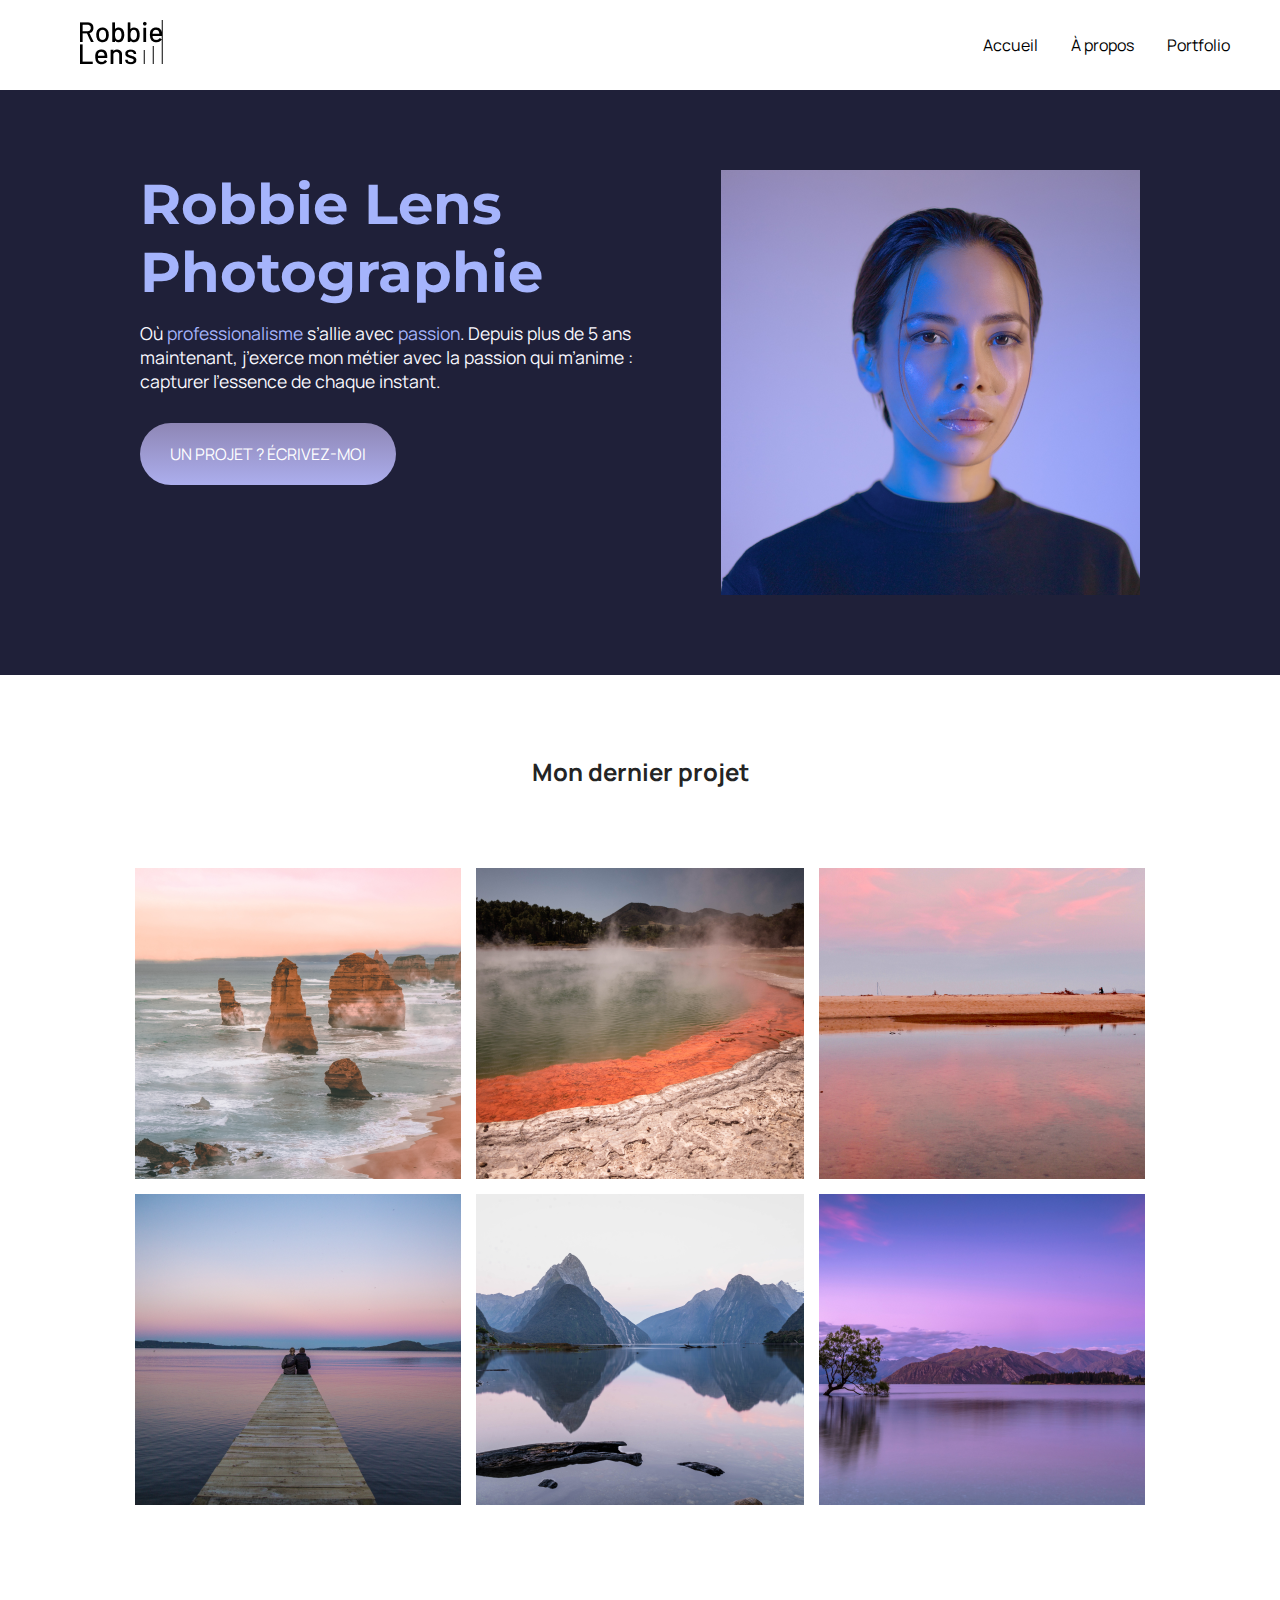
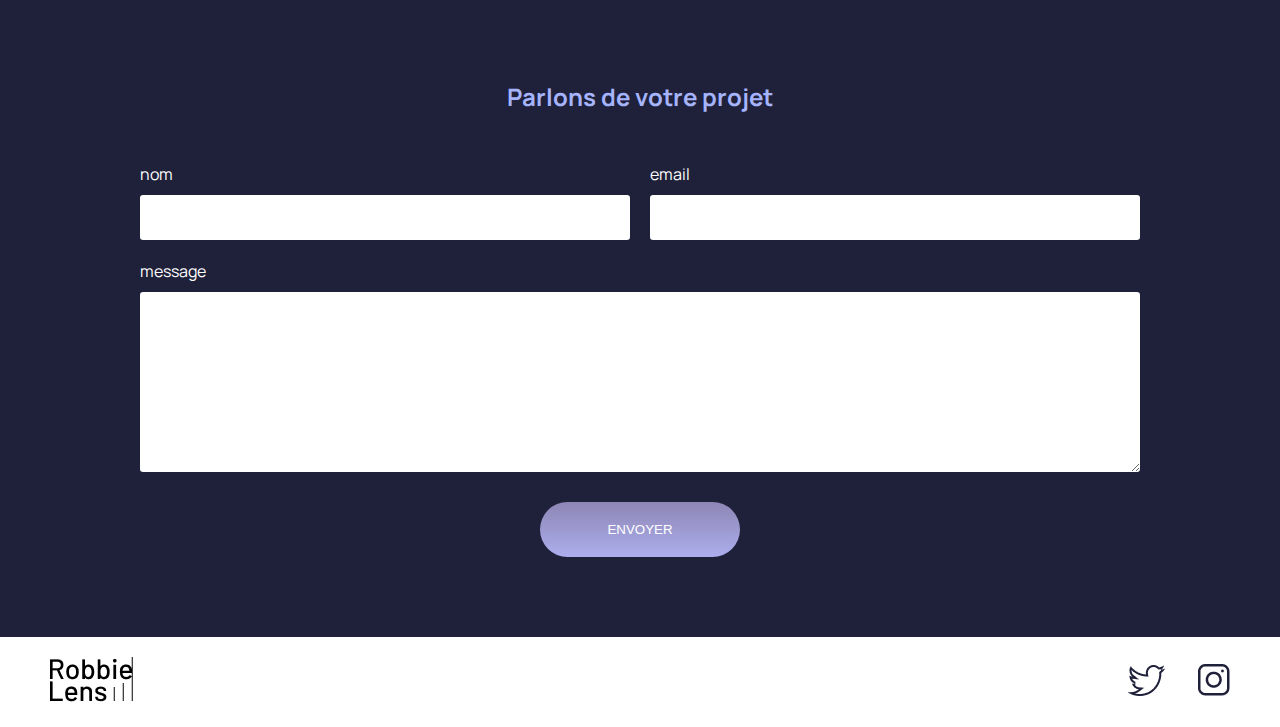
<file: index.html>
<!DOCTYPE html>
<html>
<head>
    <meta charset="utf-8">
      <title>Accuiel-Robbie Lens Photographie </title>
      <link href="styles/styles.css" rel="stylesheet">
      <link rel="stylesheet" href="styles/index.css">
      <link rel="preconnect" href="https://fonts.googleapis.com">
      <link rel="preconnect" href="https://fonts.gstatic.com" crossorigin>
      <link href="https://fonts.googleapis.com/css2?family=Manrope&family=Montserrat&display=swap" rel="stylesheet">
</head>

<body>
<header>
  <nav>

    <a href="index.html"><img src="images/logo.png">
    </a>

      <div>
        <a href="index.html">Accueil</a>
        <a href="a-propos.html">À propos</a>
        <a href="portfolio.html">Portfolio</a>
      </div>
  </nav>
</header>

<main>

<section class="accueil-introduction">
  
  <div>
    <h1>Robbie Lens Photographie</h1>

  <p>
    Où <em>professionalisme</em> s’allie avec <em>passion</em>. Depuis
    plus de 5 ans maintenant, j’exerce mon métier avec la passion
    qui m’anime : capturer l’essence de chaque instant.  
  </p> 
    <a href="#contact" class="cta">UN PROJET ? ÉCRIVEZ-MOI</a>
</div>
<img src="images/robbie-lens.png" alt="Photo de robbie-lens" class="robbie">
</section>

   <section class="accueil-photos">

  <h2>Mon dernier projet</h2>

  <div>
    
      <img src="images/accueil/element-1.png" alt="first-element">
      <img src="images/accueil/element-2.png" alt="second-element">
      <img src="images/accueil/element-3.png" alt="third-element"> 
    

  </div>

  <div>
    
    <img src="images/accueil/element-4.png" alt="fourth-element">
    <img src="images/accueil/element-5.png" alt="five-element">
    <img src="images/accueil/element-6.png" alt="sixth-element">
    

  </div>
    </section>
    <section class="section-contact" id="contact">
      <h2>Parlons de votre projet</h2>
      
        <form method="get" action="">
          <div class="form-nom-email">
              <div class="column">
                  <label for="nom">nom</label>
                  <input type="text" name="nom" id="nom" >
              </div>
              <div class="column">
                  <label for="email">email</label>
                  <input type="email" name="email" id="email" >
              </div>
          </div>
          <label for="message">message</label>
          <textarea name="message" id="message" rows="10"></textarea>
          <input type="submit" value="ENVOYER" class="cta" >
      </form>
        
    </section>
   </main>

<footer>

  <a href="index.html">
    <img src="images/logo.png">
  </a>
  <div class="pied-de-page">
<a href="https://twitter.com/" target="_blank" class="lien-icone">
  <img src="images/twitter.png"></a>

<a href="https://www.instagram.com" target="_blank" class="lien-icone">
  <img src="images/instagram.png"></a>

</div>
</footer>
</main>
 
</body>



</html>
</file>
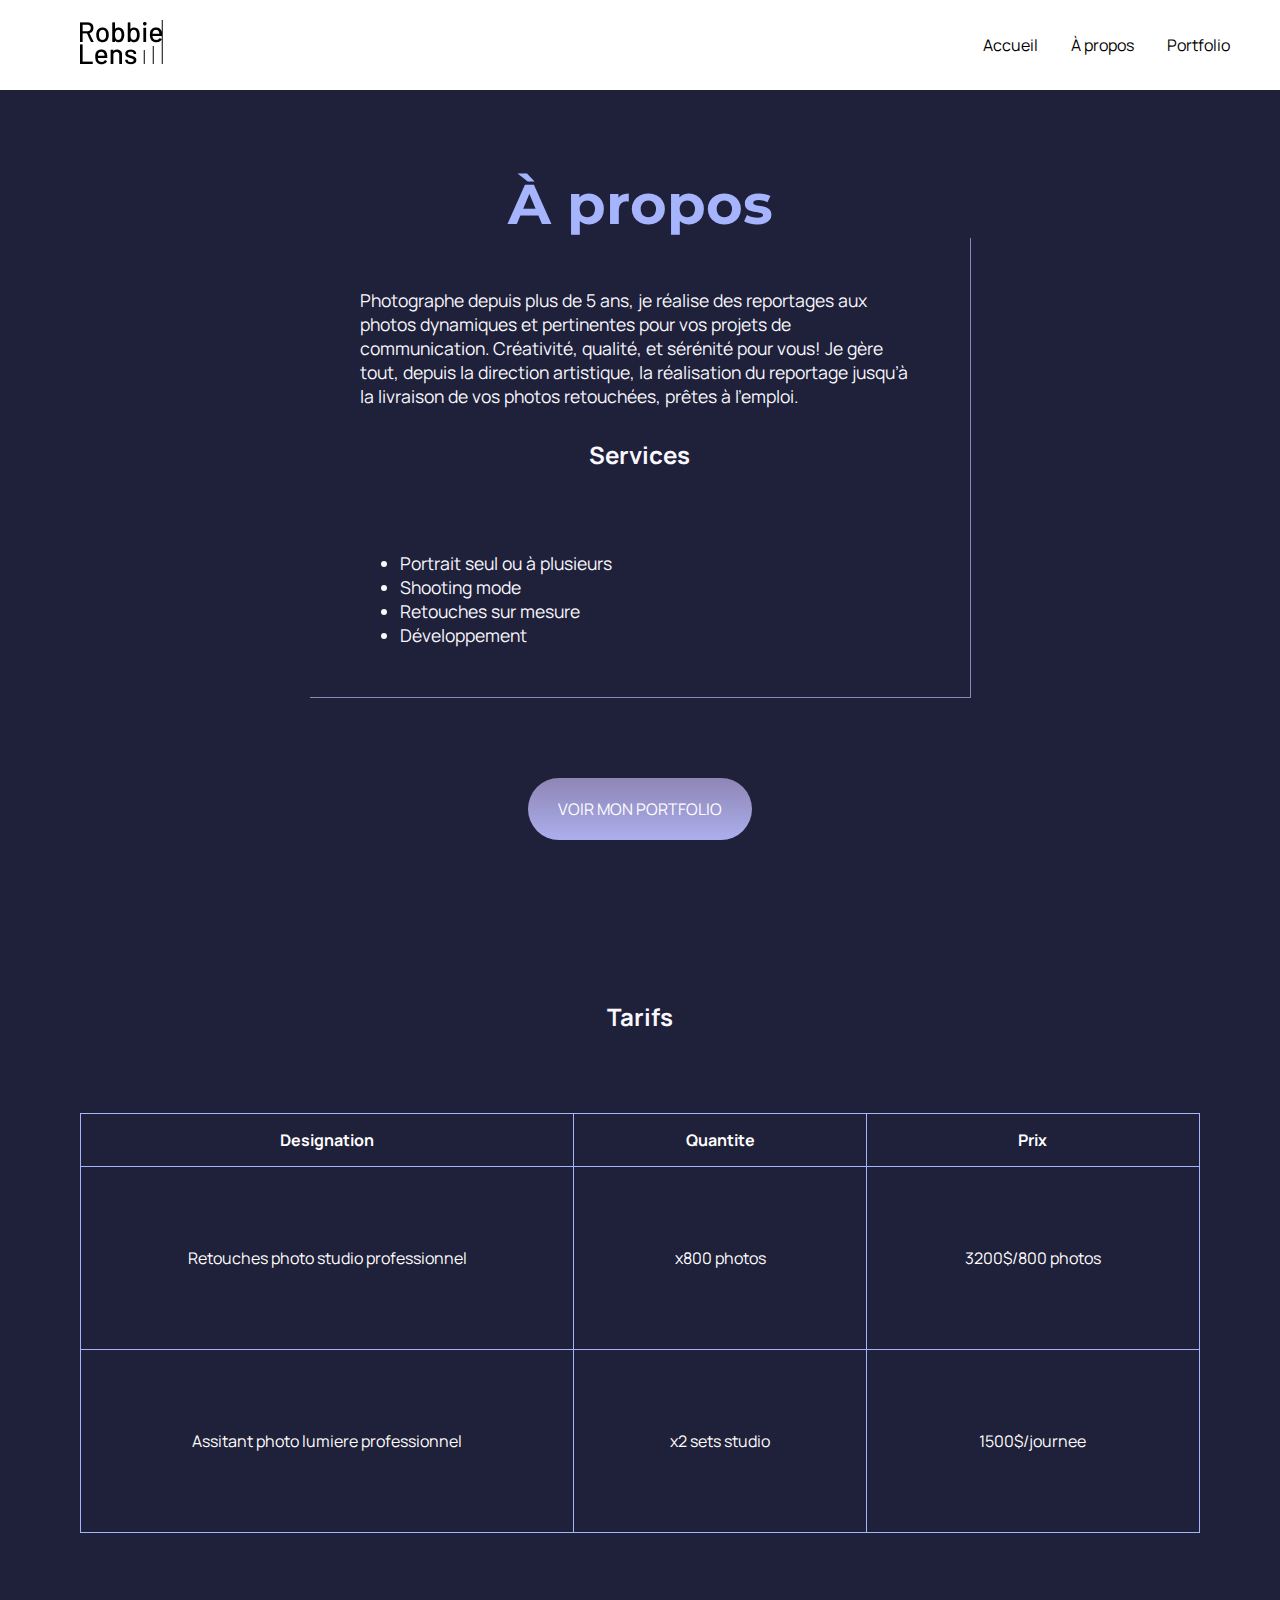
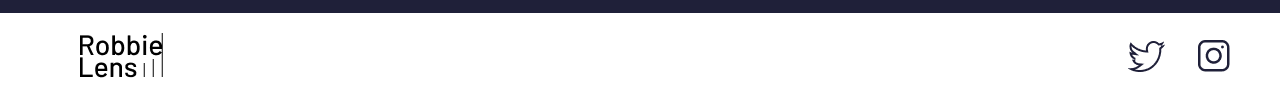
<file: a-propos.html>
<!DOCTYPE html>
<html>
    <head>
        <meta charset="utf-8">
        <title>A propos - Robbie Lens Photographie</title>
        <link href="styles/styles.css" rel="stylesheet">
        <link rel="stylesheet" href="styles/a-propos.css">
        <link rel="preconnect" href="https://fonts.googleapis.com">
        <link rel="preconnect" href="https://fonts.gstatic.com" crossorigin>
        <link href="https://fonts.googleapis.com/css2?family=Manrope&family=Montserrat&display=swap" rel="stylesheet">
        
       
    </head>


    <body>
      <header>
        <nav>
          <a href="index.html" class="lien-icone"><img src="images/logo.png">
            </a>
            <div>
              <a href="index.html">Accueil</a>
              <a href="a-propos.html">À propos</a>
              <a href="portfolio.html">Portfolio</a>
          </div>
        </nav>
      </header>

      <main class="main-contenu">
         <section>
         
          <h1>À propos</h1>
 
        <div class="contenu">
          <p>
            Photographe depuis plus de 5 ans, je réalise des reportages aux photos dynamiques et 
            pertinentes pour vos projets de communication. Créativité, qualité, et sérénité pour vous! Je gère tout, 
            depuis la direction artistique, la réalisation du reportage jusqu’à la livraison de vos photos retouchées, prêtes à l’emploi.
                 </p>
  
                 <h2>Services</h2>
        
          <ul>
            <li>Portrait seul ou à plusieurs</li>
            <li>Shooting mode</li>
            <li>Retouches sur mesure</li>
            <li>Développement</li>
          </ul>
        </div>      
  <div>
    <a href="portfolio.html" class="cta">VOIR MON PORTFOLIO</a>
</div>

 </section>

 <section class="section-tarifs">
  <h2>Tarifs</h2>
  <table>
   <tr>
     <th>Designation</th>
     <th>Quantite</th>
     <th>Prix</th>
   </tr>
 
   <tr>
     <td>Retouches photo studio professionnel</td>
     <td>x800 photos</td>
     <td>3200$/800 photos</td>
   </tr>
 
   <tr>
     <td>Assitant photo lumiere professionnel</td>
     <td>x2 sets studio</td>
     <td>1500$/journee</td>
   </tr>
 </table>
 </section>
 
      </main>

 <footer>
  <a href="index.html" class="lien-icone">
    <img src="images/logo.png">
  </a>

  <div>  
    <a href="https://twitter.com/" target="_blank" class="lien-icone">
      <img src="images/twitter.png">
    </a>
      <a href="https://www.instagram.com/" target="_blank" class="lien-icone">
        <img src="images/instagram.png">
      </a>
  </div>
    </body>
 </footer>
</html>
</file>
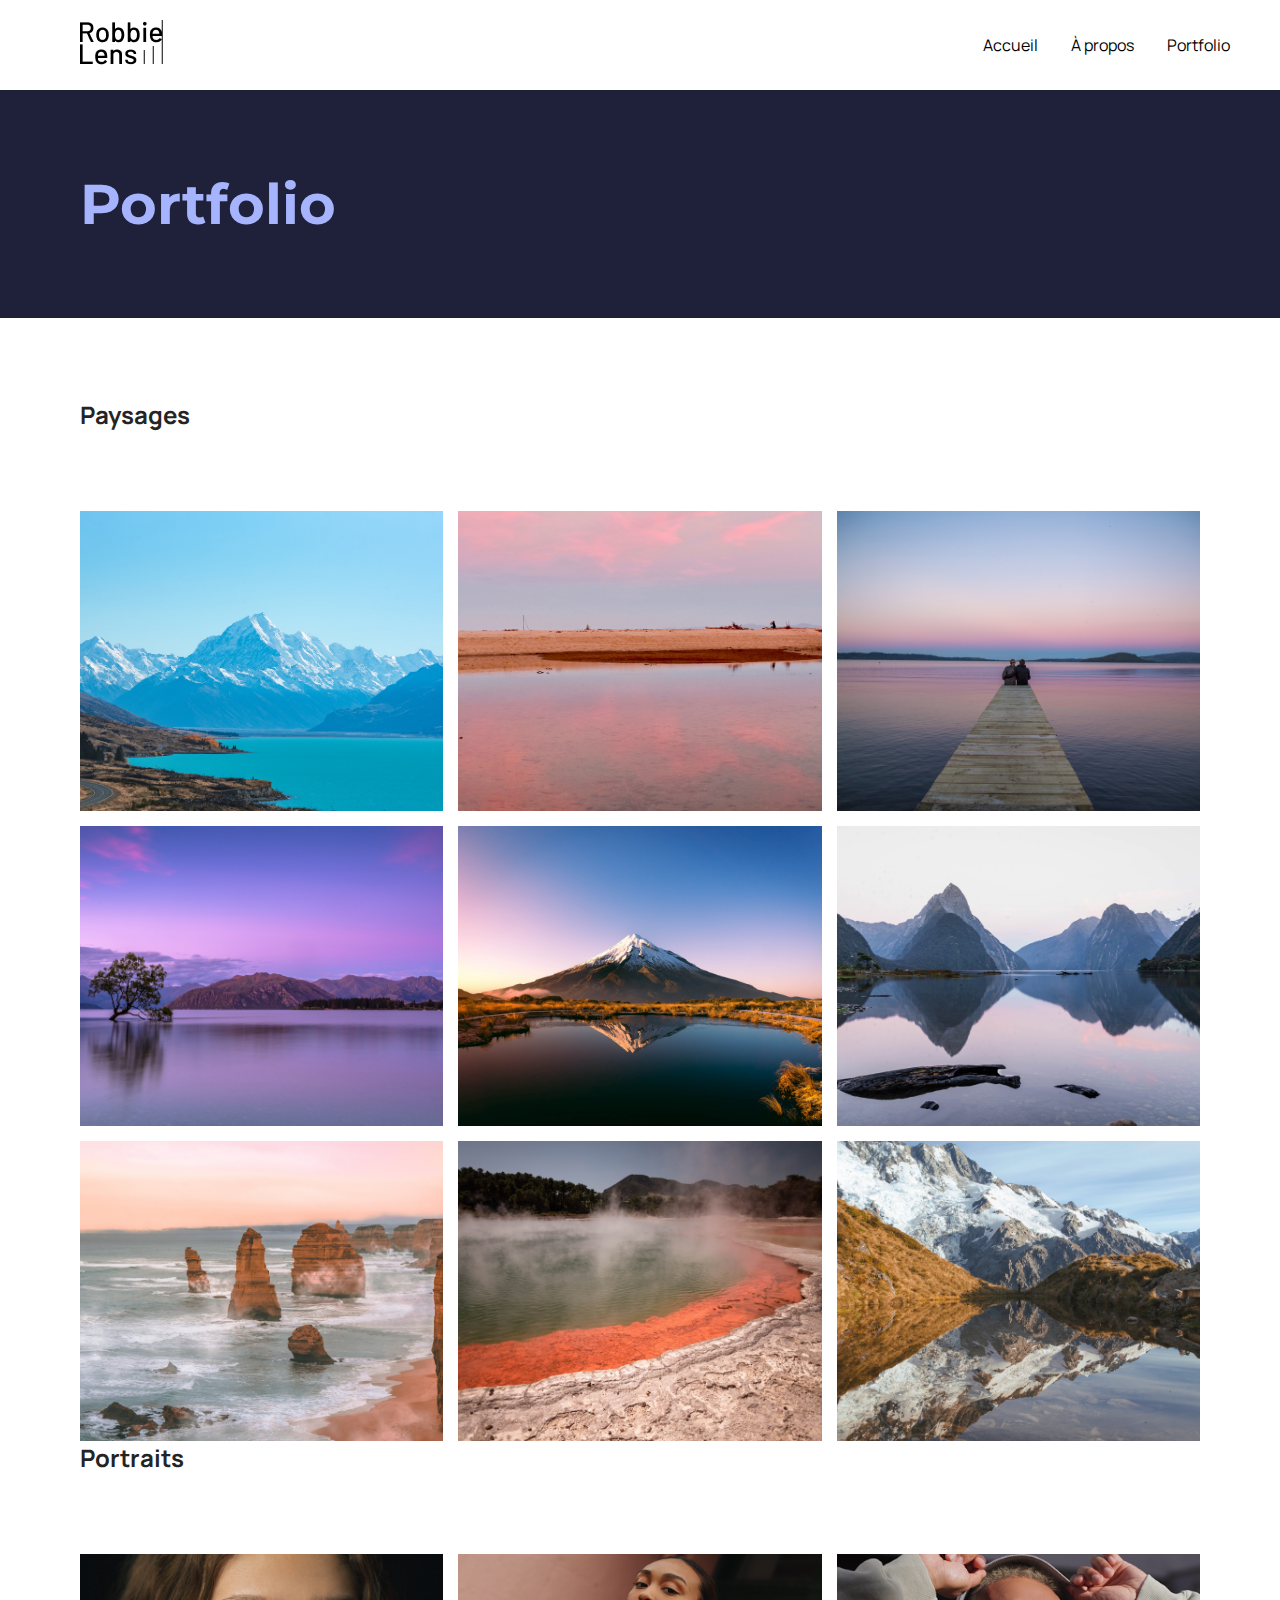
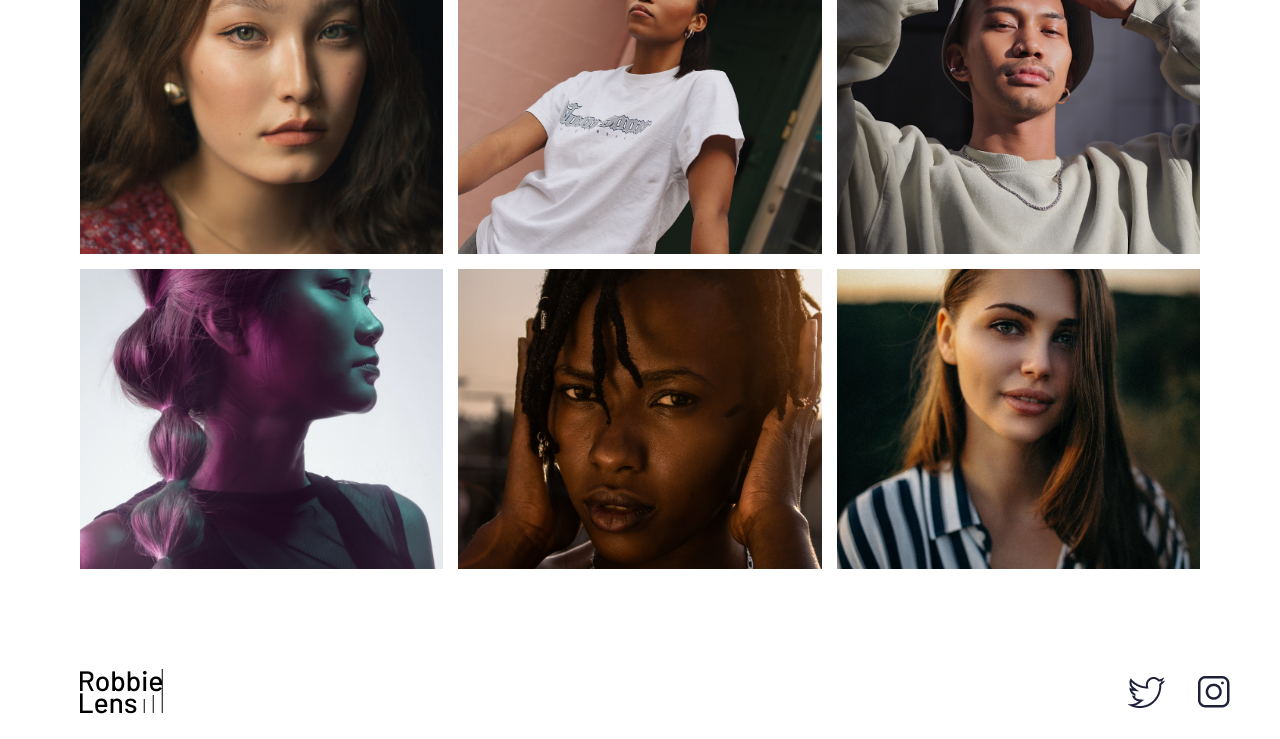
<file: portfolio.html>
<!DOCTYPE html>
<html lang="fr">

<head>
    <meta charset="utf-8">
      <title>Portfolio - Robbie Lens Photographie </title>
      <link href="styles/styles.css" rel="stylesheet">
      <link rel="stylesheet" href="styles/porfolio.css">
      <link rel="preconnect" href="https://fonts.googleapis.com">
      <link rel="preconnect" href="https://fonts.gstatic.com" crossorigin>
      <link href="https://fonts.googleapis.com/css2?family=Manrope&family=Montserrat&display=swap" rel="stylesheet">
   
 
</head>

<body>
    <header>
        <nav>
            <a href="index.html" class="lien-icone">
                <img src="images/logo.png" alt="Logo Robbie Lens" >
            </a>
            <div>
                <a href="index.html">Accueil</a>
                <a href="a-propos.html">À propos</a>
                <a href="portfolio.html">Portfolio</a>
            </div>
        </nav>
    </header>
    <main>
        <section>
            <h1>Portfolio</h1>
        </section>
        <section class="portfolio-photos">
            <h2>Paysages</h2>
            <!-- Créez ici votre grid Voyages -->
            <div class="grid-paysages">
                <a href="images/portfolio/paysage1.jpg" class="lien-conteneur-photo">
                    <img src="images/portfolio/paysage1.jpg" alt="Mont Aoraki - Nouvelle-Zélande" >
                    <div class="photo-hover">Voir la photo</div>
                </a>
                <a href="images/portfolio/paysage2.jpg" class="lien-conteneur-photo">
                    <img src="images/portfolio/paysage2.jpg" alt="" >
                    <div class="photo-hover">Voir la photo</div>
                </a>
                <a href="images/portfolio/paysage3.jpg" class="lien-conteneur-photo">
                    <img src="images/portfolio/paysage3.jpg" alt="" >
                    <div class="photo-hover">Voir la photo</div>
                </a>
                <a href="images/portfolio/paysage4.jpg" class="lien-conteneur-photo">
                    <img src="images/portfolio/paysage4.jpg" alt="" >
                    <div class="photo-hover">Voir la photo</div>
                </a>
                <a href="images/portfolio/paysage5.jpg" class="lien-conteneur-photo">
                    <img src="images/portfolio/paysage5.jpg" alt="" >
                    <div class="photo-hover">Voir la photo</div>
                </a>
                <a href="images/portfolio/paysage6.jpg" class="lien-conteneur-photo">
                    <img src="images/portfolio/paysage6.jpg" alt="" >
                    <div class="photo-hover">Voir la photo</div>
                </a>
                <a href="images/portfolio/paysage7.jpg" class="lien-conteneur-photo">
                    <img src="images/portfolio/paysage7.jpg" alt="" >
                    <div class="photo-hover">Voir la photo</div>
                </a>
                <a href="images/portfolio/paysage8.jpg" class="lien-conteneur-photo">
                    <img src="images/portfolio/paysage8.jpg" alt="" >
                    <div class="photo-hover">Voir la photo</div>
                </a>
                <a href="images/portfolio/paysage9.jpg" class="lien-conteneur-photo">
                    <img src="images/portfolio/paysage9.jpg" alt="" >
                    <div class="photo-hover">Voir la photo</div>
                </a>
            </div>

            <h2>Portraits</h2>
            <!-- Créez ici votre grid Portraits -->
            <div class="grid-portraits">
                
                <a href="images/portfolio/portrait1.jpg" class="lien-conteneur-photo">
                    <img src="images/portfolio/portrait1.jpg" alt="" >
                    <div class="photo-hover">Voir la photo</div>
                </a>
                <a href="images/portfolio/portrait2.jpg" class="lien-conteneur-photo">
                    <img src="images/portfolio/portrait2.jpg" alt="" >
                    <div class="photo-hover">Voir la photo</div>
                </a>
                <a href="images/portfolio/portrait3.jpg" class="lien-conteneur-photo">
                    <img src="images/portfolio/portrait3.jpg" alt="" >
                    <div class="photo-hover">Voir la photo</div>
                </a>
                <a href="images/portfolio/portrait4.jpg" class="lien-conteneur-photo">
                    <img src="images/portfolio/portrait4.jpg" alt="" >
                    <div class="photo-hover">Voir la photo</div>
                </a>
                <a href="images/portfolio/portrait5.jpg" class="lien-conteneur-photo">
                    <img src="images/portfolio/portrait5.jpg" alt="" >
                    <div class="photo-hover">Voir la photo</div>
                </a>
                <a href="images/portfolio/portrait6.jpg" class="lien-conteneur-photo">
                    <img src="images/portfolio/portrait6.jpg" alt="" >
                    <div class="photo-hover">Voir la photo</div>
                </a>

            </div>
            
        </section>
    </main>
    <footer>
        <a href="index.html" class="lien-icone">
            <img src="images/logo.png" alt="Logo Robbie Lens" >
        </a>
        <div>
            <a target="_blank" href="https://twitter.com/" class="lien-icone">
                <img src="images/twitter.png" alt="Logo Twitter" >
            </a>
            <a target="_blank" href="https://www.instagram.com/" class="lien-icone">
                <img src="images/instagram.png" alt="Logo Instagram" >
            </a>
        </div>
    </footer>
</body>

</html>
</file>
<file: styles/styles.css>
* {
  margin: 0;
}

body{
  font-family: 'Manrope', sans-serif;
  font-size: 1em;
  background-color: #1F2039;
  }
  
  
  a {
      color:black;
       text-decoration: none;
  }
  
  em{
      color: #A5B4FC;
      font-style: normal;
  }

  h1{
      font-family:'Montserrat', sans-serif;
      color: #A5B4FC;
      font-size: 3.5em;
  }
  
  
  p, 
  li {
      font-size: 1.1em;
      color: #F9F8FF;
  }

  h2{
    color: #F9F8FF;
  }
  
  .cta{
      display: inline-block;
      background: linear-gradient(#8E86B5, #ACAEED);
      border-radius: 50px;
      color: white;
      padding: 20px 30px; 
   }
  
  a:hover {
      text-decoration: underline;
  
  }
  
  .cta:hover{
  background: linear-gradient(90deg, #696486, #8788B4);
  text-decoration: none;
  }
  
  footer, 
  header{
  background-color: white;    
  padding: 20px 50px;
  
  
  }
  
  .lien-icone{
      margin-left: 30px;
  
  }
  
  .lien-icone:hover{
      opacity: 0.5;
  }
  
  section{
    padding: 80px;

  }
  
  
    footer,
  nav {
    display: flex;
    flex-direction: row;
    align-items: center;
    justify-content: space-between;
  }
  
  nav a {
    margin-left: 30px;
  }

@media screen and (max-width:996px) {
  nav, header {
align-items: center;
flex-direction: column;
justify-content: center;
  }
 
  section {
    padding: 50px 20px 50px 20px;
  }
  
  nav a {
    margin-left: 10px;
    margin-right: 10px;
  }
   
  header nav img{
    margin-bottom: 20px;
  }
  
  header,
  footer{
  padding: 20px 20px;
  }
  
  h1{
    font-size: 2em;
  }
}
</file>
<file: styles/index.css>
.accueil-photos {
    background-color: white;
    padding: 80px;
  }
  .accueil-photos h2 {
    color: #242424;
    text-align: center;
    margin-bottom: 80px;
  }
  
  .accueil-photos div {
    display: flex;
    flex-direction: row;
    gap: 15px;
    justify-content: center;
    margin-bottom: 15px;
  }
  
  .accueil-introduction {
    display: flex;
    flex-direction: row;
    max-width: 1000px;;
    align-items: flex-start;
    margin: auto;
  }

  .accueil-introduction h1 {
    margin-bottom: 15px;
  }
  
  .accueil-introduction p {
    margin-bottom: 30px;
  }
  
  .accueil-introduction div {
    padding-right: 80px;
  }
form {
    display: flex;
    flex-direction: column;
    max-width: 1000px;
    margin: auto;
    color: white;
  }
.form-nom-email{
    display: flex;
    flex-direction: row;
    gap: 20px;
}
.column{
    flex: 1;
    display: flex;
    margin-bottom: 20px;
    flex-direction: column;
}

input,
textarea{
    padding: 15px;
    border: none;
    border-radius: 3px;
}

label{
    margin-bottom: 10px;
}

input[type='submit'] {
    width: 200px;
    margin: auto;
    margin-top: 30px;
  }

  .section-contact h2 {
    color: #a5b4fc;
    text-align: center;
    margin-bottom: 50px;
  }

  @media screen and (max-width: 996px) {
   .accueil-introduction{
    align-items: center;
    justify-content: center;
    flex-direction: column;
   }

    .accueil-introduction div {
      padding-right: 0;
      text-align: center;
      order: 2;
    }
  
    .accueil-introduction img {
      order: 1;
      margin-bottom: 20px;
      width: 100%;
    }
  
    .accueil-photos {
      padding: 20px;
    }
  
    .accueil-photos div {
      flex-direction: column;
    }
  
    .section-contact {
      padding: 50px 20px;
    }
  
    .form-nom-email {
      flex-direction: column;
      gap: 0;
    }
  }
</file>
<file: styles/a-propos.css>
.contenu {
  border-right: 1px solid #8e86b5;
  border-bottom: 1px solid #8e86b5;
  padding: 50px;
  width: 50%;
  margin: auto;
  margin-bottom: 80px;
}

.contenu h2 {
  margin-top: 30px;
}

.contenu ul {
  margin-top: 30px;
}

.contenu + div {
  text-align: center;
}

.main-contenu {
  margin: auto;
}

table {
  color: white;
  text-align: center;
  width: 100%;
  border-collapse: collapse;
}

td,
th {
  padding: 15px;
  border: 1px solid #a5b4fc;
}

td {
  padding: 80px;
}

h2 {
  margin-bottom: 80px;
}

h1,
h2 {
  text-align: center;
}

@media screen and (max-width: 996px) {
  .section-tarifs {
    display: none;
  }
}
</file>
<file: styles/porfolio.css>
.portfolio-photos {
    background-color: white;
  }
  
  .portfolio-photos h2 {
    color: #242424;
    margin-bottom: 80px;
  }
  
  .grid-paysages {
    display: grid;
    grid-template-columns: 1fr 1fr 1fr;
    grid-template-rows: 300px 300px 300px;
    gap: 15px;
  }
  
  .grid-portraits {
    display: grid;
    grid-template-columns: 1fr 1fr 1fr;
    grid-template-rows: 300px 300px;
    gap: 15px;
  }
  
  .grid-paysages img,
  .grid-portraits img {
    width: 100%;
    height: 100%;
    object-fit: cover;
  }
  
  .lien-conteneur-photo {
    position: relative;
  }
  
  .photo-hover {
    position: absolute;
    top: 0;
    left: 0;
    right: 0;
    bottom: 0;
    display: flex;
    align-items: center;
    justify-content: center;
    font-size: 1.5em;
    color: white;
    background-color: rgba(0, 0, 0, 0.7);
    display: none;
    
  }
  
  .lien-conteneur-photo:hover .photo-hover {
    display: flex;
  }
  
  @media screen and (max-width: 996px) {
    .grid-paysages {
      grid-template-columns: 1fr;
      gap: 15px;
    }
  
    .grid-portraits {
      grid-template-columns: 1fr;
      gap: 15px;
    }
  }
</file>
